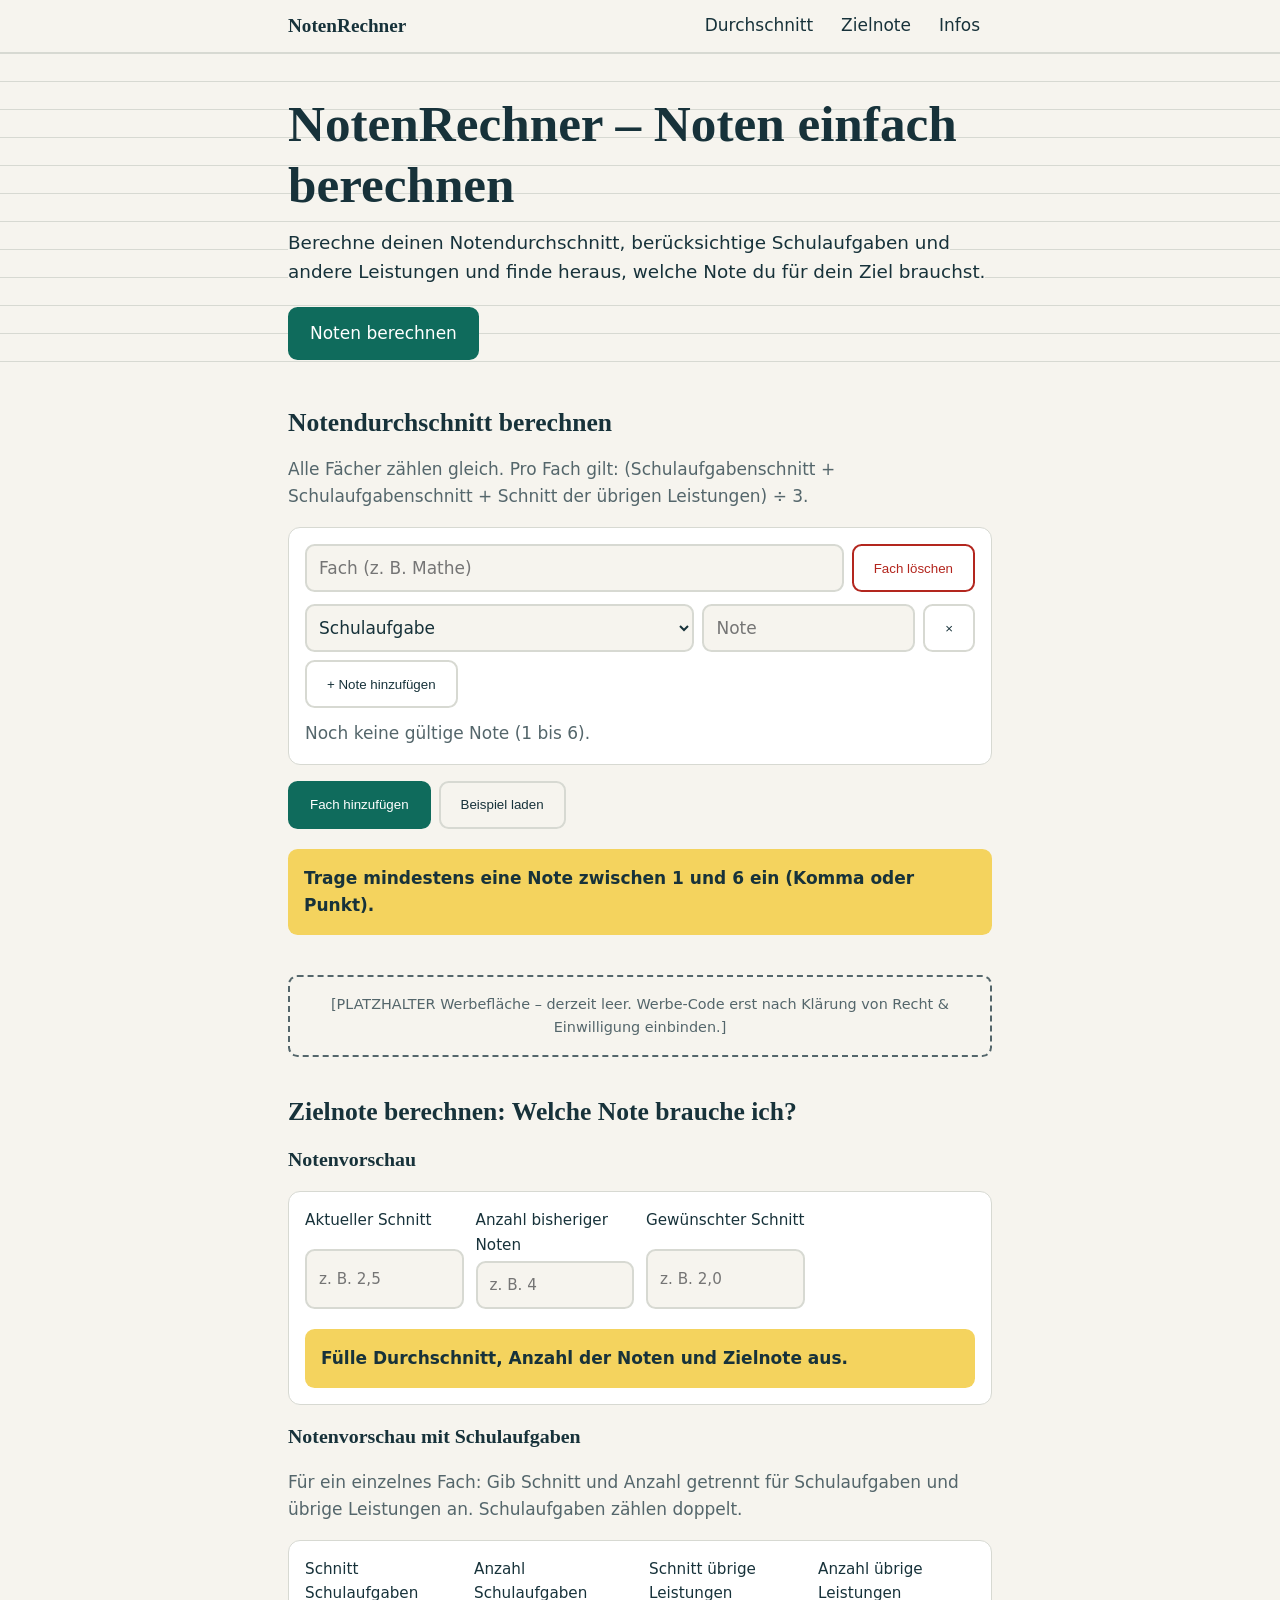
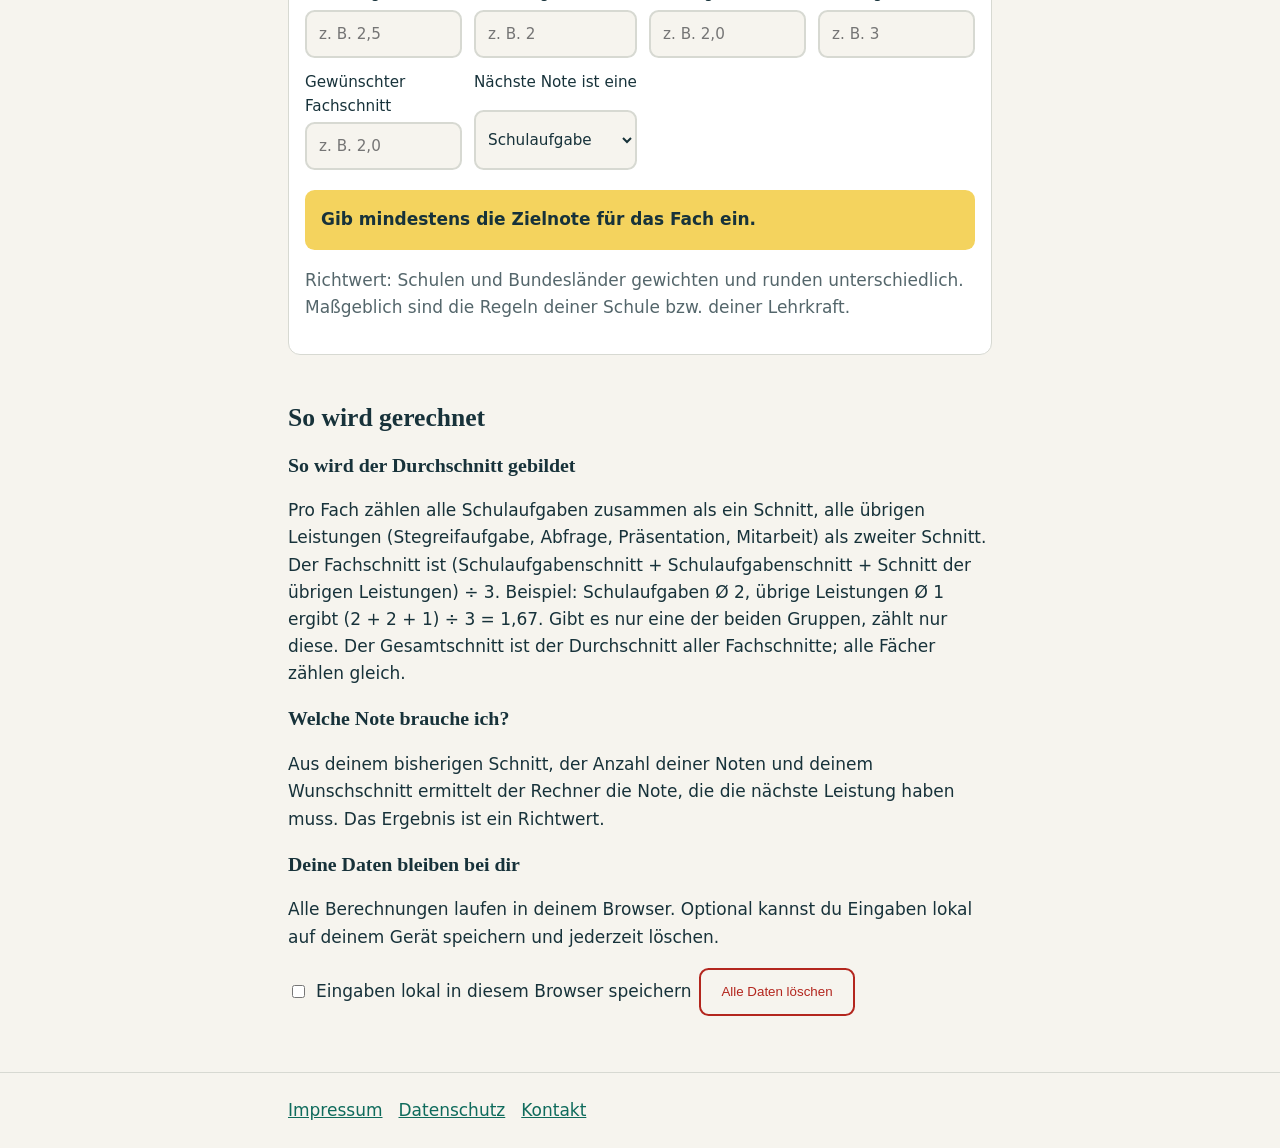
<file: index.html>
<!DOCTYPE html>
<html lang="de">
<head>
<meta charset="utf-8">
<meta name="viewport" content="width=device-width, initial-scale=1">
<title>Notenrechner: Notendurchschnitt berechnen & Zielnote ermitteln</title>
<meta name="description" content="Kostenloser Notenrechner für Schüler: Notendurchschnitt berechnen, Schulaufgaben und andere Leistungen berücksichtigen und herausfinden, welche Note du brauchst. Ohne Anmeldung, alles im Browser.">
<link rel="canonical" href="https://DEINE-DOMAIN.de/"><!-- TODO: Domain eintragen -->
<meta property="og:type" content="website">
<meta property="og:locale" content="de_DE">
<meta property="og:title" content="NotenRechner – Noten einfach berechnen">
<meta property="og:description" content="Notendurchschnitt und Zielnote berechnen – kostenlos und ohne Anmeldung.">
<meta property="og:url" content="https://DEINE-DOMAIN.de/"><!-- TODO -->
<!-- TODO: og:image (1200x630) ergänzen -->
<meta name="theme-color" content="#0f6b5c">
<link rel="stylesheet" href="style.css">
<script src="app.js" defer></script>
</head>
<body>
<header class="top"><div class="wrap">
<a class="brand" href="./">NotenRechner</a>
<nav aria-label="Hauptnavigation"><a href="#rechner">Durchschnitt</a><a href="#zielnote">Zielnote</a><a href="#infos">Infos</a></nav>
</div></header>
<main>
<div class="hero"><div class="wrap">
<h1>NotenRechner – Noten einfach berechnen</h1>
<p>Berechne deinen Notendurchschnitt, berücksichtige Schulaufgaben und andere Leistungen und finde heraus, welche Note du für dein Ziel brauchst.</p><br>
<a class="btn" href="#rechner">Noten berechnen</a>
</div></div>
<div class="wrap">
<section id="rechner">
<h2>Notendurchschnitt berechnen</h2>
<p class="hint">Alle Fächer zählen gleich. Pro Fach gilt: (Schulaufgabenschnitt + Schulaufgabenschnitt + Schnitt der übrigen Leistungen) ÷ 3.</p>
<ul id="subjects" style="list-style:none;margin:0 0 1rem;padding:0;display:grid;gap:.75rem"></ul>
<div class="actions">
<button type="button" class="btn" id="add-subject">Fach hinzufügen</button>
<button type="button" class="btn ghost" id="example">Beispiel laden</button>
</div>
<p class="result" id="result" role="status" aria-live="polite"></p>
</section>

<aside class="ad-slot" aria-label="Platzhalter für Werbung" data-ad-slot="top">[PLATZHALTER Werbefläche – derzeit leer. Werbe-Code erst nach Klärung von Recht & Einwilligung einbinden.]</aside>

<section id="zielnote">
<h2>Zielnote berechnen: Welche Note brauche ich?</h2>
<h3>Notenvorschau</h3>
<form class="card" id="goal" novalidate>
<div class="grid">
<label>Aktueller Schnitt<input type="text" id="g-avg" inputmode="decimal" placeholder="z. B. 2,5"></label>
<label>Anzahl bisheriger Noten<input type="text" id="g-n" inputmode="numeric" placeholder="z. B. 4"></label>
<label>Gewünschter Schnitt<input type="text" id="g-t" inputmode="decimal" placeholder="z. B. 2,0"></label>
</div>
<p class="result" id="goal-result" role="status" aria-live="polite"></p>
</form>
<h3>Notenvorschau mit Schulaufgaben</h3>
<p class="hint">Für ein einzelnes Fach: Gib Schnitt und Anzahl getrennt für Schulaufgaben und übrige Leistungen an. Schulaufgaben zählen doppelt.</p>
<form class="card" id="goal-sa" novalidate>
<div class="grid">
<label>Schnitt Schulaufgaben<input type="text" id="s-sa" inputmode="decimal" placeholder="z. B. 2,5"></label>
<label>Anzahl Schulaufgaben<input type="text" id="s-san" inputmode="numeric" placeholder="z. B. 2"></label>
<label>Schnitt übrige Leistungen<input type="text" id="s-re" inputmode="decimal" placeholder="z. B. 2,0"></label>
<label>Anzahl übrige Leistungen<input type="text" id="s-ren" inputmode="numeric" placeholder="z. B. 3"></label>
<label>Gewünschter Fachschnitt<input type="text" id="s-t" inputmode="decimal" placeholder="z. B. 2,0"></label>
<label>Nächste Note ist eine<select id="s-next" style="min-height:3rem;font:inherit;color:inherit;background:var(--bg);border:2px solid var(--line);border-radius:.6rem;padding:.5rem"><option value="sa">Schulaufgabe</option><option value="re">andere Leistung</option></select></label>
</div>
<p class="result" id="goal-sa-result" role="status" aria-live="polite"></p>
<p class="hint">Richtwert: Schulen und Bundesländer gewichten und runden unterschiedlich. Maßgeblich sind die Regeln deiner Schule bzw. deiner Lehrkraft.</p>
</form>
</section>

<section id="infos">
<h2>So wird gerechnet</h2>
<h3>So wird der Durchschnitt gebildet</h3>
<p>Pro Fach zählen alle Schulaufgaben zusammen als ein Schnitt, alle übrigen Leistungen (Stegreifaufgabe, Abfrage, Präsentation, Mitarbeit) als zweiter Schnitt. Der Fachschnitt ist (Schulaufgabenschnitt + Schulaufgabenschnitt + Schnitt der übrigen Leistungen) ÷ 3. Beispiel: Schulaufgaben Ø 2, übrige Leistungen Ø 1 ergibt (2 + 2 + 1) ÷ 3 = 1,67. Gibt es nur eine der beiden Gruppen, zählt nur diese. Der Gesamtschnitt ist der Durchschnitt aller Fachschnitte; alle Fächer zählen gleich.</p>
<h3>Welche Note brauche ich?</h3>
<p>Aus deinem bisherigen Schnitt, der Anzahl deiner Noten und deinem Wunschschnitt ermittelt der Rechner die Note, die die nächste Leistung haben muss. Das Ergebnis ist ein Richtwert.</p>
<h3>Deine Daten bleiben bei dir</h3>
<p>Alle Berechnungen laufen in deinem Browser. Optional kannst du Eingaben lokal auf deinem Gerät speichern und jederzeit löschen.</p>
<div class="actions">
<label class="actions" style="align-items:center"><input type="checkbox" id="store"> Eingaben lokal in diesem Browser speichern</label>
<button type="button" class="btn danger" id="clear">Alle Daten löschen</button>
</div>
</section>
</div>
</main>
<footer><div class="wrap"><a href="impressum.html">Impressum</a><a href="datenschutz.html">Datenschutz</a><a href="kontakt.html">Kontakt</a></div></footer>
</body>
</html>
</file>
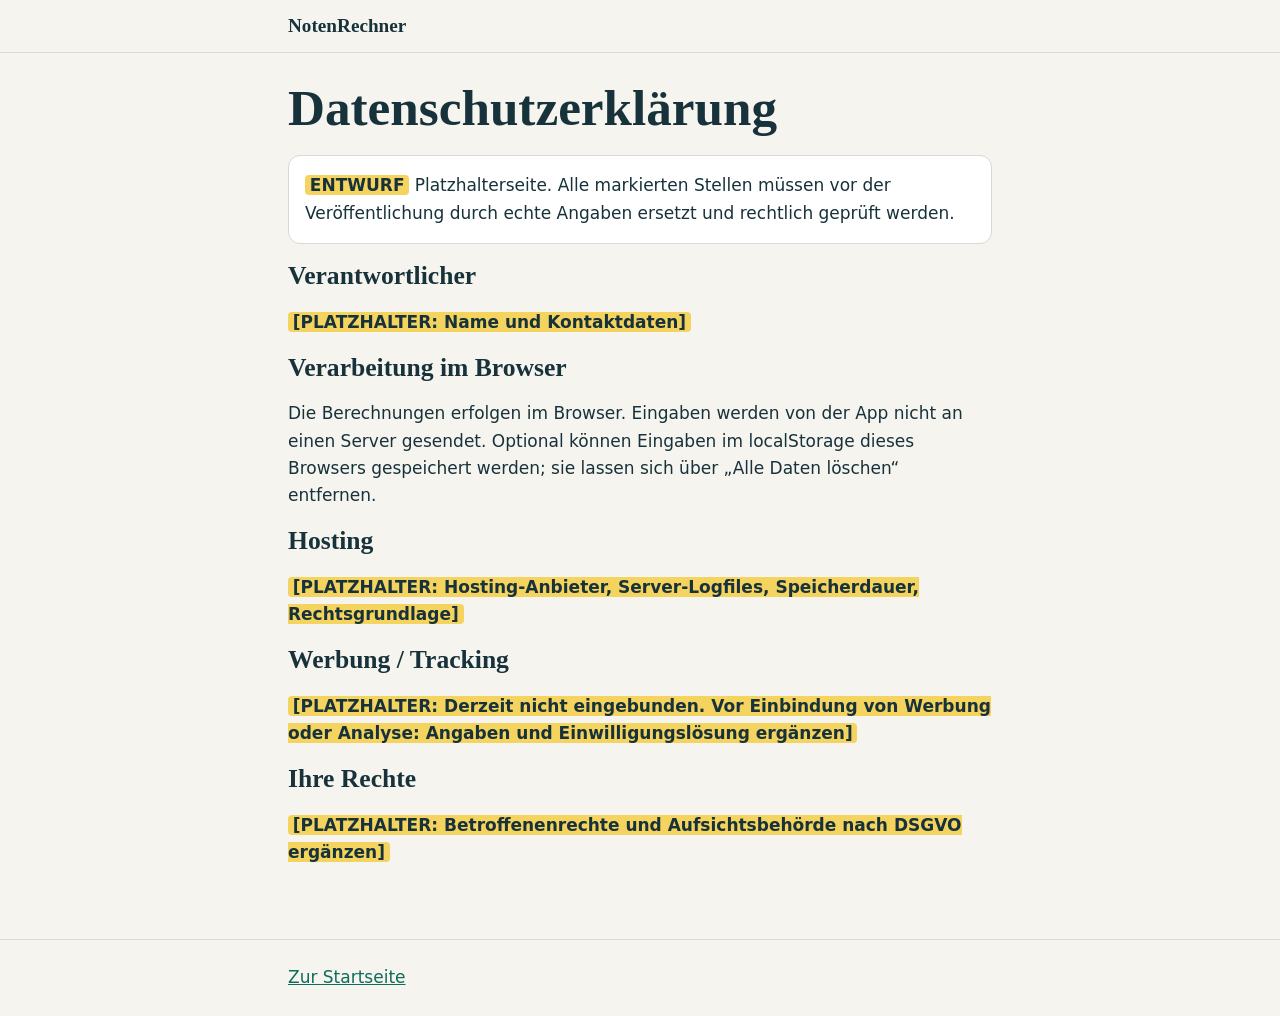
<file: datenschutz.html>
<!DOCTYPE html>
<html lang="de"><head><meta charset="utf-8"><meta name="viewport" content="width=device-width, initial-scale=1">
<title>Datenschutzerklärung – NotenRechner</title><meta name="robots" content="noindex"><!-- TODO: nach Fertigstellung entfernen, falls gewünscht -->
<link rel="stylesheet" href="style.css"></head><body>
<header class="top"><div class="wrap"><a class="brand" href="./">NotenRechner</a></div></header>
<main class="wrap"><section><h1>Datenschutzerklärung</h1>
<p class="card"><span class="todo">ENTWURF</span> Platzhalterseite. Alle markierten Stellen müssen vor der Veröffentlichung durch echte Angaben ersetzt und rechtlich geprüft werden.</p>
<h2>Verantwortlicher</h2><p><span class="todo">[PLATZHALTER: Name und Kontaktdaten]</span></p><h2>Verarbeitung im Browser</h2><p>Die Berechnungen erfolgen im Browser. Eingaben werden von der App nicht an einen Server gesendet. Optional können Eingaben im localStorage dieses Browsers gespeichert werden; sie lassen sich über „Alle Daten löschen“ entfernen.</p><h2>Hosting</h2><p><span class="todo">[PLATZHALTER: Hosting-Anbieter, Server-Logfiles, Speicherdauer, Rechtsgrundlage]</span></p><h2>Werbung / Tracking</h2><p><span class="todo">[PLATZHALTER: Derzeit nicht eingebunden. Vor Einbindung von Werbung oder Analyse: Angaben und Einwilligungslösung ergänzen]</span></p><h2>Ihre Rechte</h2><p><span class="todo">[PLATZHALTER: Betroffenenrechte und Aufsichtsbehörde nach DSGVO ergänzen]</span></p>
</section></main>
<footer><div class="wrap"><a href="./">Zur Startseite</a></div></footer></body></html>
</file>
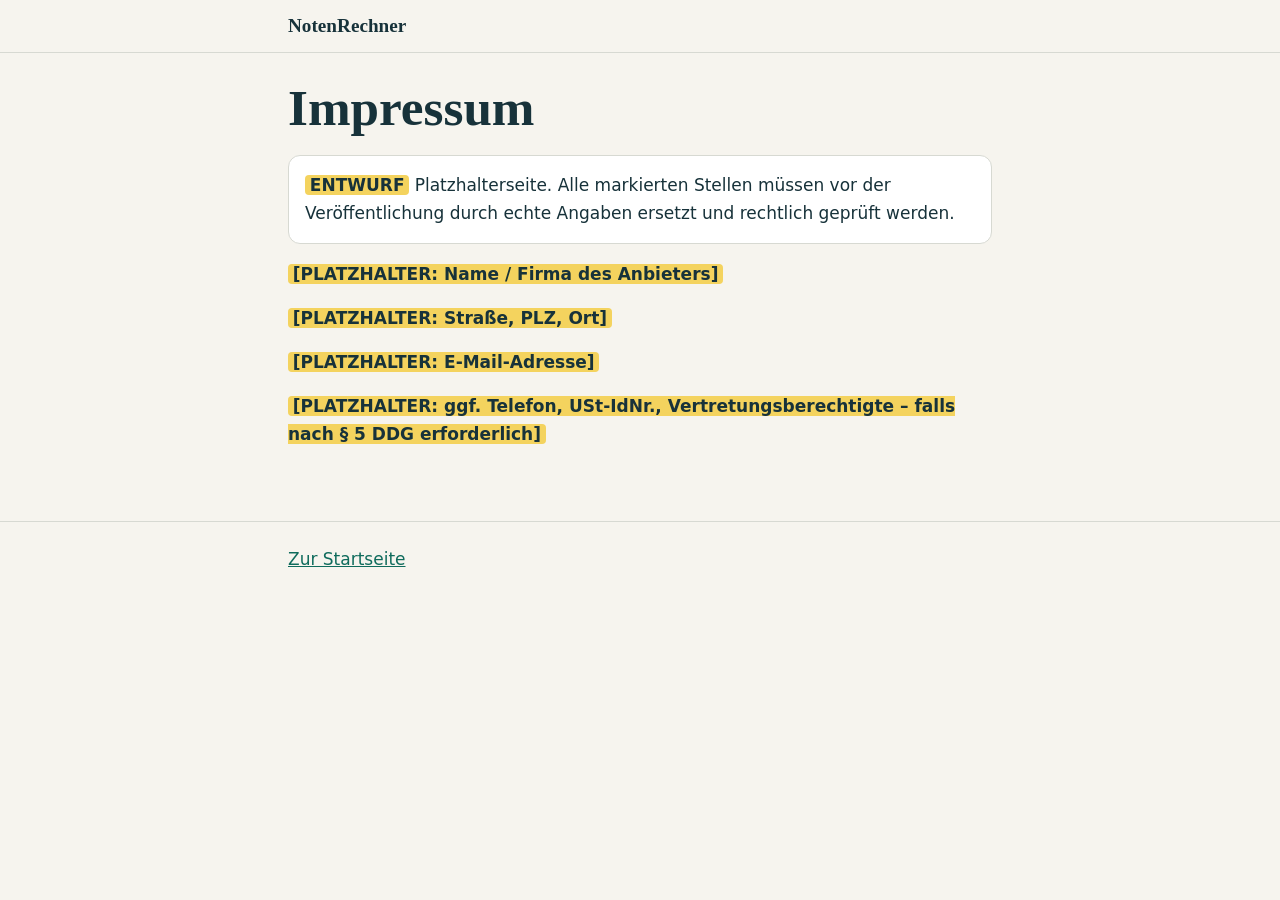
<file: impressum.html>
<!DOCTYPE html>
<html lang="de"><head><meta charset="utf-8"><meta name="viewport" content="width=device-width, initial-scale=1">
<title>Impressum – NotenRechner</title><meta name="robots" content="noindex"><!-- TODO: nach Fertigstellung entfernen, falls gewünscht -->
<link rel="stylesheet" href="style.css"></head><body>
<header class="top"><div class="wrap"><a class="brand" href="./">NotenRechner</a></div></header>
<main class="wrap"><section><h1>Impressum</h1>
<p class="card"><span class="todo">ENTWURF</span> Platzhalterseite. Alle markierten Stellen müssen vor der Veröffentlichung durch echte Angaben ersetzt und rechtlich geprüft werden.</p>
<p><span class="todo">[PLATZHALTER: Name / Firma des Anbieters]</span></p><p><span class="todo">[PLATZHALTER: Straße, PLZ, Ort]</span></p><p><span class="todo">[PLATZHALTER: E-Mail-Adresse]</span></p><p><span class="todo">[PLATZHALTER: ggf. Telefon, USt-IdNr., Vertretungsberechtigte – falls nach § 5 DDG erforderlich]</span></p>
</section></main>
<footer><div class="wrap"><a href="./">Zur Startseite</a></div></footer></body></html>
</file>
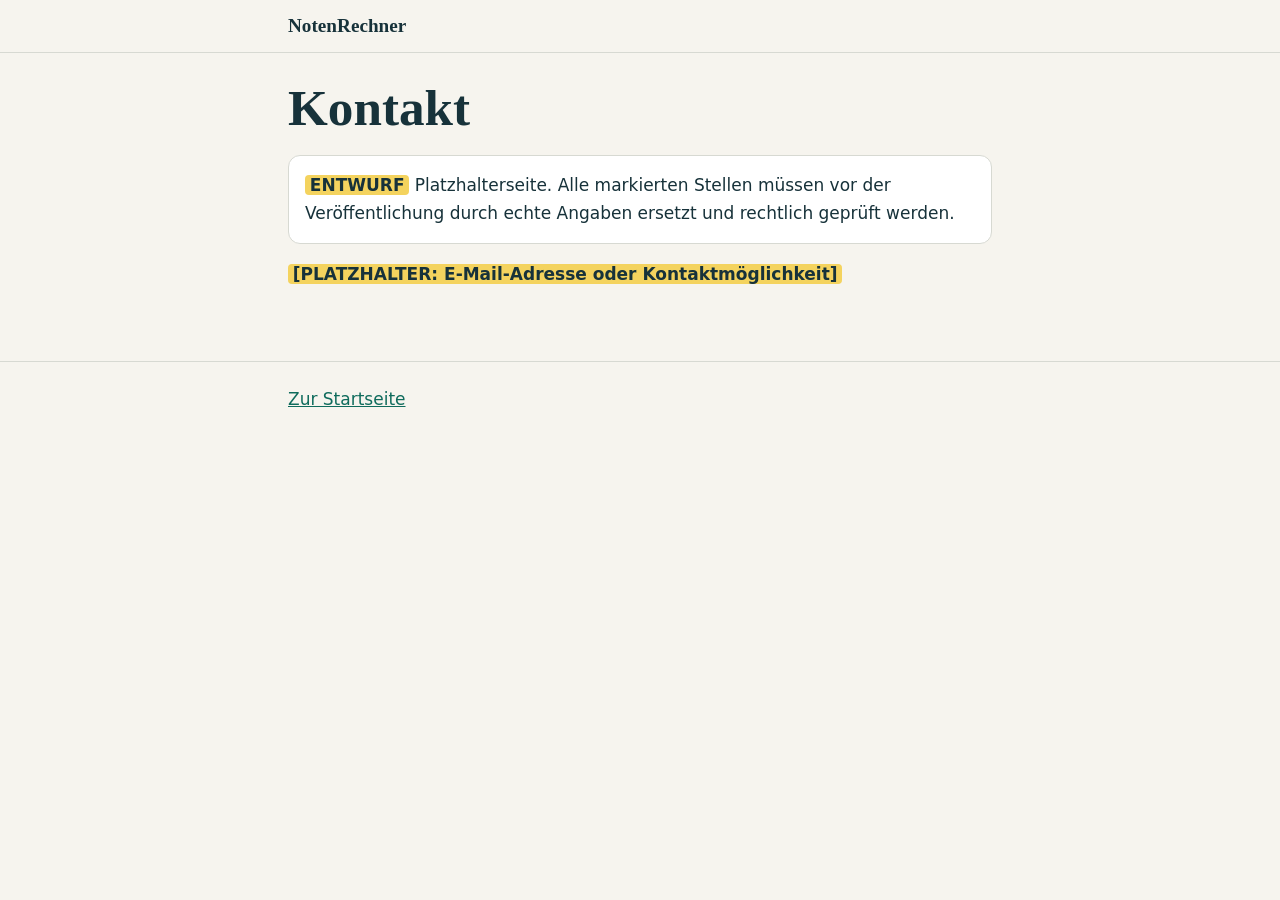
<file: kontakt.html>
<!DOCTYPE html>
<html lang="de"><head><meta charset="utf-8"><meta name="viewport" content="width=device-width, initial-scale=1">
<title>Kontakt – NotenRechner</title><meta name="robots" content="noindex"><!-- TODO: nach Fertigstellung entfernen, falls gewünscht -->
<link rel="stylesheet" href="style.css"></head><body>
<header class="top"><div class="wrap"><a class="brand" href="./">NotenRechner</a></div></header>
<main class="wrap"><section><h1>Kontakt</h1>
<p class="card"><span class="todo">ENTWURF</span> Platzhalterseite. Alle markierten Stellen müssen vor der Veröffentlichung durch echte Angaben ersetzt und rechtlich geprüft werden.</p>
<p><span class="todo">[PLATZHALTER: E-Mail-Adresse oder Kontaktmöglichkeit]</span></p>
</section></main>
<footer><div class="wrap"><a href="./">Zur Startseite</a></div></footer></body></html>
</file>
<file: style.css>
:root{--bg:#f6f4ee;--card:#fff;--ink:#17323a;--muted:#54666b;--line:#d7d9d2;--accent:#0f6b5c;--accent-ink:#fff;--mark:#f4d35e;--bad:#b3261e;color-scheme:light dark}
@media (prefers-color-scheme:dark){:root{--bg:#0f1b1e;--card:#162428;--ink:#e8efee;--muted:#9bb0b3;--line:#2b3d41;--accent:#58c4af;--accent-ink:#0b1a1d;--mark:#c9a92b;--bad:#ff8a80}}
*{box-sizing:border-box}
body{margin:0;font:1.0625rem/1.6 system-ui,-apple-system,"Segoe UI",Roboto,sans-serif;background:var(--bg);color:var(--ink)}
a{color:var(--accent)}
:focus-visible{outline:3px solid var(--mark);outline-offset:2px}
.wrap{max-width:46rem;margin:0 auto;padding:0 1rem}
header.top{position:sticky;top:0;z-index:5;background:var(--bg);border-bottom:1px solid var(--line)}
header.top .wrap{display:flex;gap:1rem;align-items:center;justify-content:space-between;min-height:3.25rem}
.brand{font:700 1.2rem ui-serif,Georgia,serif;color:var(--ink);text-decoration:none}
nav{display:flex;gap:.25rem;overflow-x:auto}
nav a{padding:.5rem .75rem;border-radius:.5rem;color:var(--ink);text-decoration:none;white-space:nowrap}
nav a:hover{background:var(--card)}
h1,h2,h3{font-family:ui-serif,Georgia,serif;line-height:1.2}
h1{font-size:clamp(2rem,7vw,3.2rem);margin:0 0 .75rem}
h2{font-size:1.6rem;margin:0 0 1rem}
.hero{padding:2.5rem 0 1.5rem;background:linear-gradient(var(--line) 1px,transparent 1px) 0 0/100% 1.75rem}
.hero p{max-width:34rem;font-size:1.15rem;background:var(--bg);display:inline}
section{padding:1.5rem 0}
.card{background:var(--card);border:1px solid var(--line);border-radius:.75rem;padding:1rem}
.btn{display:inline-block;min-height:3rem;padding:.7rem 1.25rem;border:2px solid var(--accent);border-radius:.6rem;background:var(--accent);color:var(--accent-ink);font:600 1rem inherit;text-decoration:none;cursor:pointer}
.btn.ghost{background:transparent;color:var(--ink);border-color:var(--line)}
.btn.danger{background:transparent;color:var(--bad);border-color:var(--bad)}
.hero .btn{margin-top:1.25rem}
input[type=text],input[type=number]{width:100%;min-height:3rem;padding:.5rem .75rem;font:inherit;color:inherit;background:var(--bg);border:2px solid var(--line);border-radius:.6rem}
input[aria-invalid=true]{border-color:var(--bad)}
.modes{display:flex;gap:1rem;flex-wrap:wrap;margin-bottom:1rem}
.modes label{display:flex;gap:.4rem;align-items:center;min-height:2.75rem}
#rows{list-style:none;margin:0 0 1rem;padding:0;display:grid;gap:.75rem}
.row{display:grid;grid-template-columns:1fr 1fr 3rem;gap:.5rem}
.row .f-name{grid-column:1/-1}
.row .f-grade{grid-column:1}.row .f-weight{grid-column:2}.row .btn{grid-column:3;padding:0;font-size:1.4rem}
#rows.simple .f-weight{display:none}
.actions{display:flex;gap:.5rem;flex-wrap:wrap}
.result{margin:1.25rem 0 0;padding:1rem;border-radius:.6rem;background:var(--mark);color:#17323a;font-weight:600}
.grid{display:grid;gap:.75rem;grid-template-columns:1fr 1fr}
.grid label{display:grid;gap:.25rem;font-size:.95rem}
.hint,small{color:var(--muted)}
.ad-slot{margin:1rem 0;padding:1rem;border:2px dashed var(--muted);border-radius:.6rem;text-align:center;color:var(--muted);font-size:.9rem}
footer{margin-top:2rem;padding:1.5rem 0;border-top:1px solid var(--line);color:var(--muted)}
footer a{margin-right:1rem}
.todo{background:var(--mark);color:#17323a;padding:0 .3rem;border-radius:.25rem;font-weight:600}
@media (min-width:40rem){
 .row{grid-template-columns:2fr 1fr 1fr 3rem}
 .row .f-name{grid-column:auto}.row .f-grade,.row .f-weight,.row .btn{grid-column:auto}
 #rows.simple .row{grid-template-columns:2fr 1fr 3rem}
 .grid{grid-template-columns:repeat(4,1fr)}
}
@media (prefers-reduced-motion:no-preference){html{scroll-behavior:smooth}}
</file>
